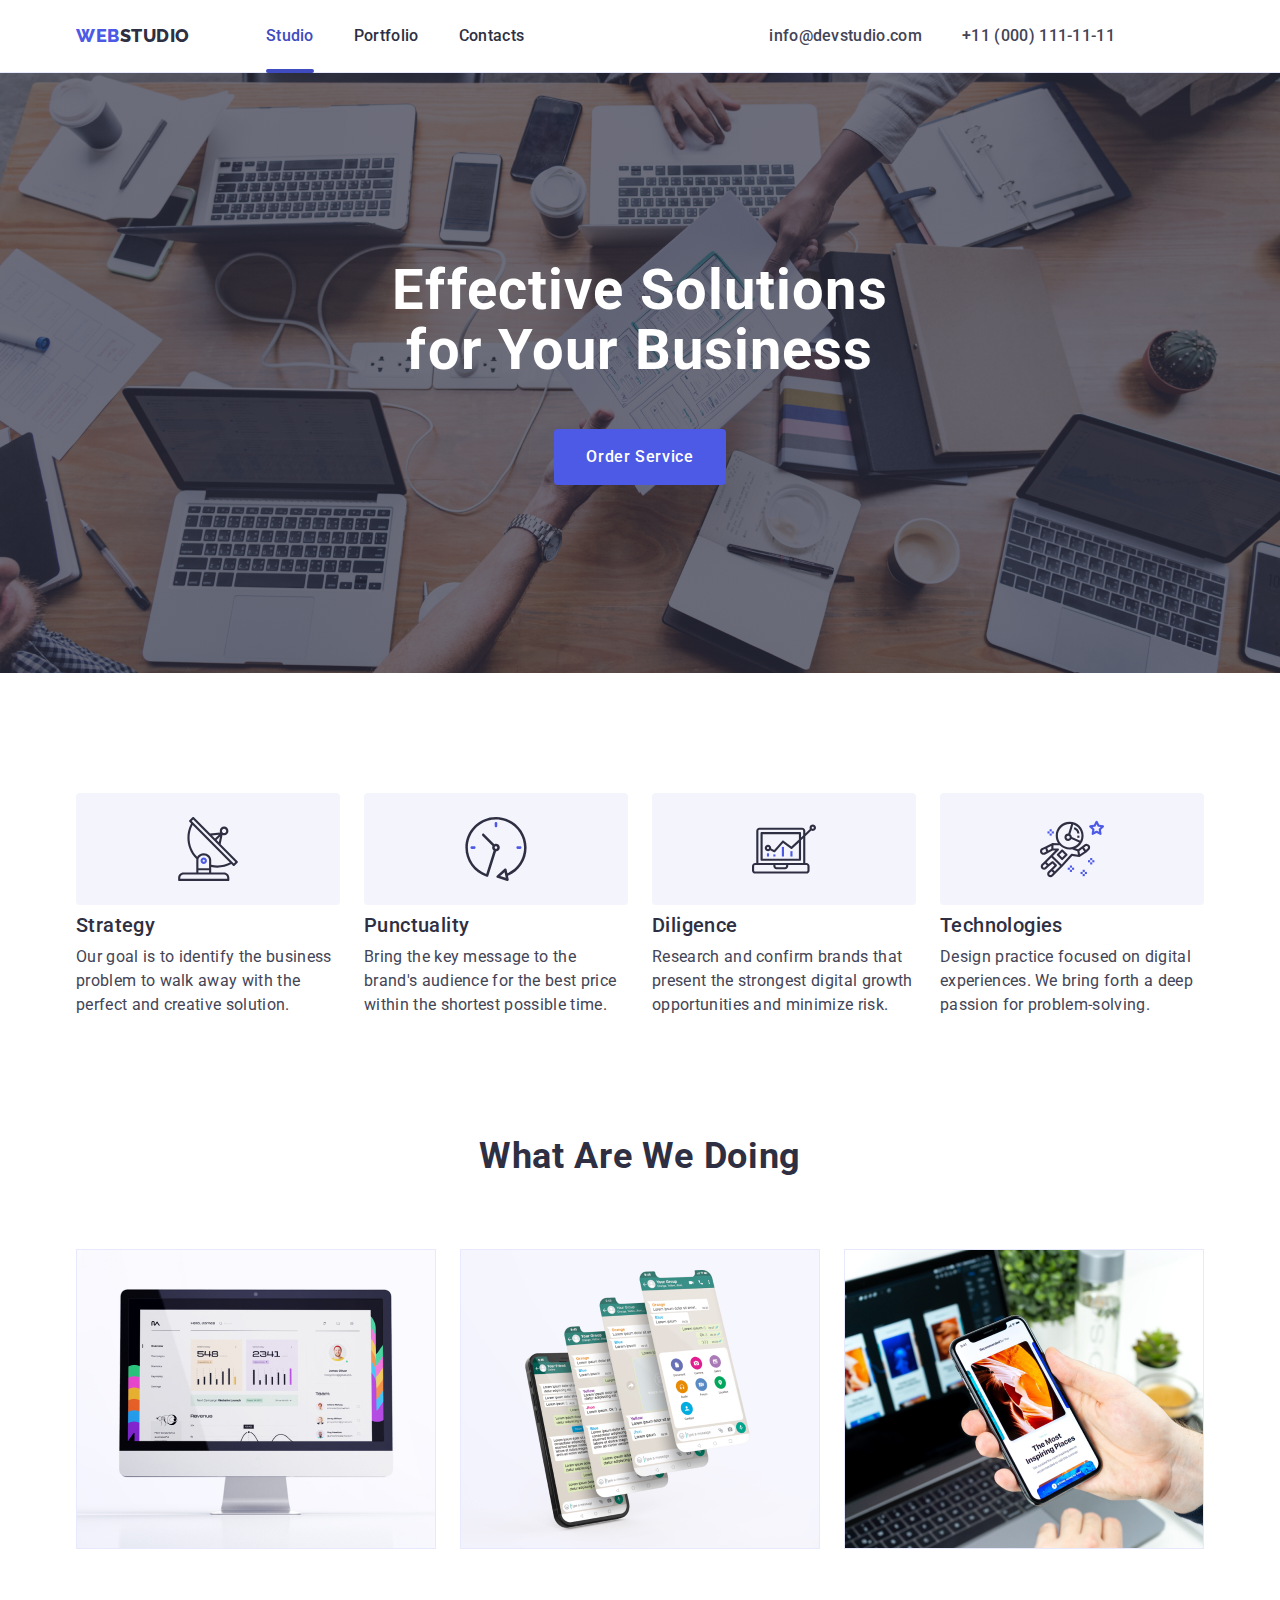
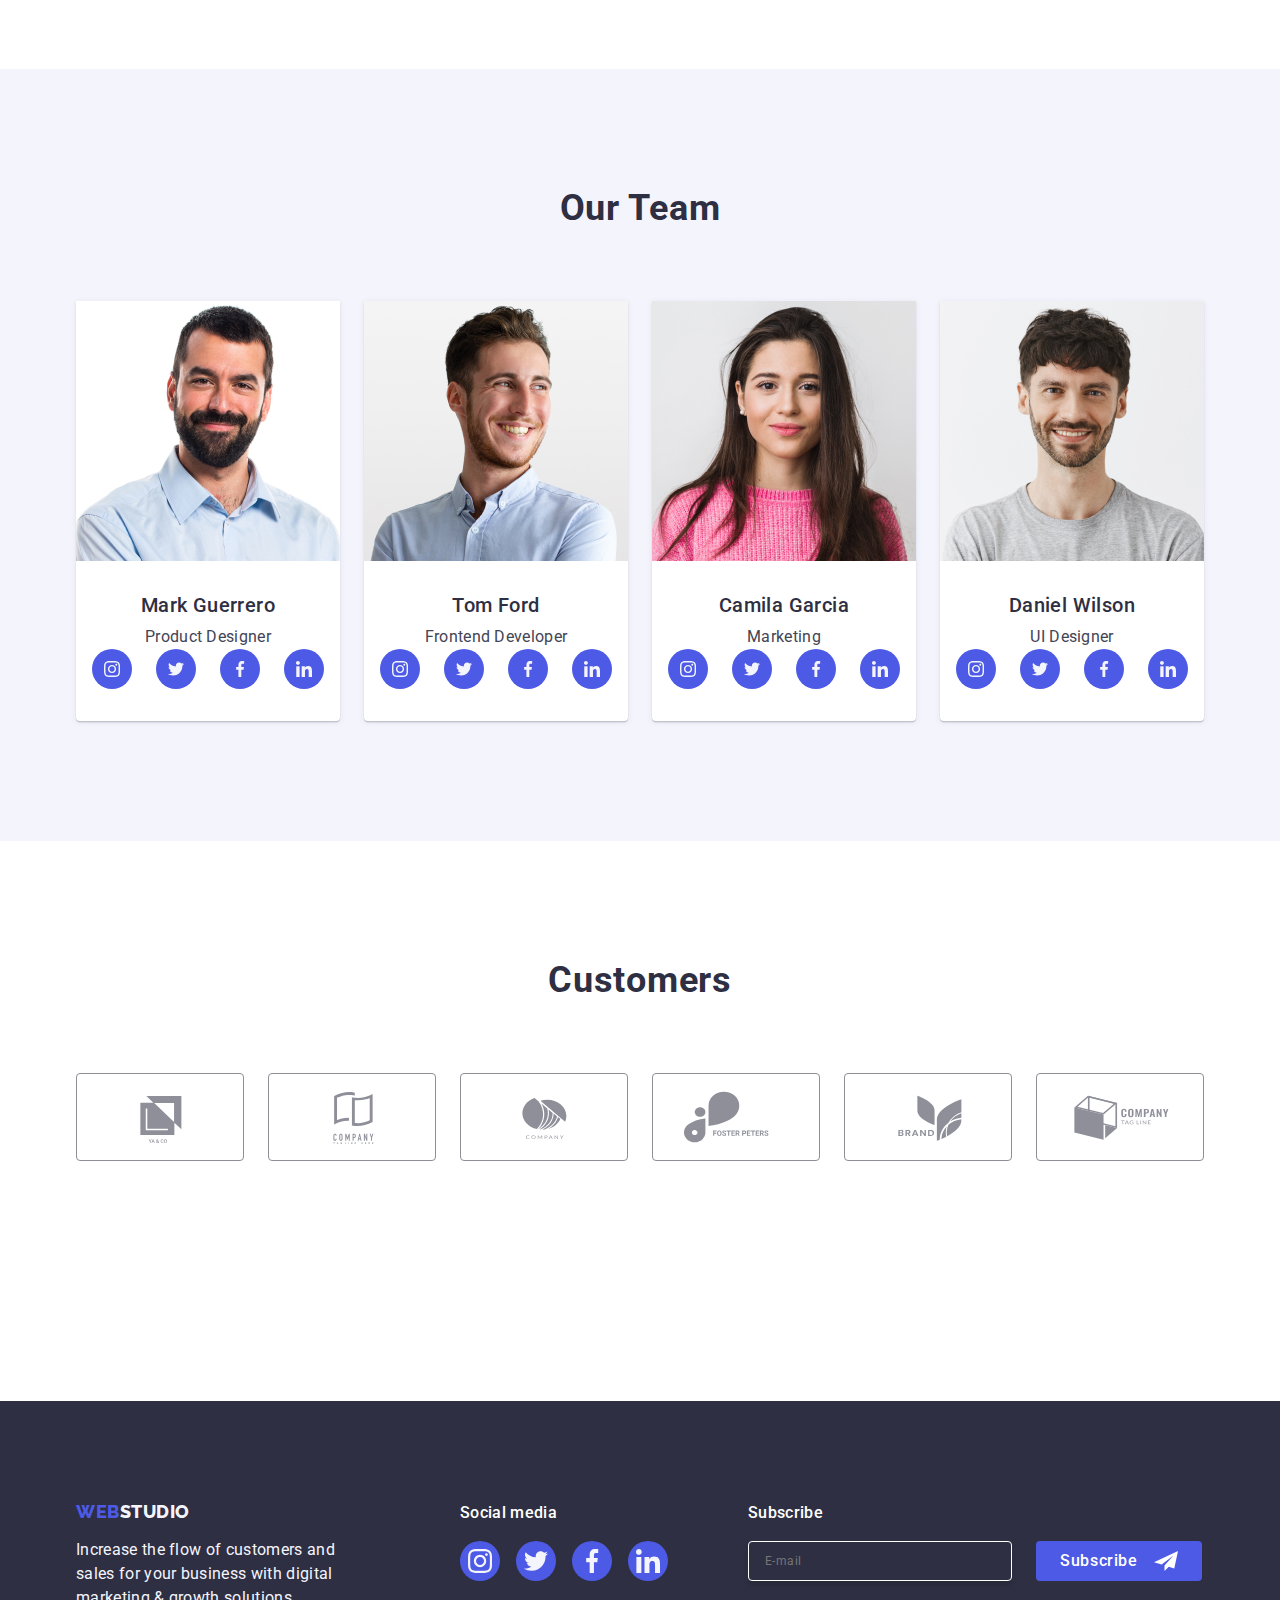
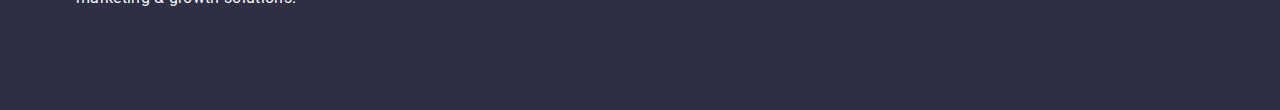
<file: index.html>
<!DOCTYPE html>
<html lang="en">
  <head>
    <meta charset="UTF-8" />
    <meta name="viewport" content="width=device-width, initial-scale=1.0" />
    <link rel="stylesheet" href="./css/modern-normalize.min.css" />
    <link rel="stylesheet" href="./css/styles.css" />
    <link rel="preconnect" href="https://fonts.googleapis.com" />
    <link rel="preconnect" href="https://fonts.gstatic.com" crossorigin />
    <link
      href="https://fonts.googleapis.com/css2?family=Raleway:wght@700;800&family=Roboto:wght@400;500;700;900&display=swap"
      rel="stylesheet"
    />
    <title>goit-markup-hw-02</title>
  </head>
  <body>
    <header class="header">
      <div class="nav-bar container">
        <nav class="nav-bar-container">
          <a href="./index.html" class="logo link"
            >Web<span class="second-word">Studio</span></a
          >
          <ul class="list nav-links">
            <li class="menu-links">
              <a href="./index.html" class="list-link link underline-link"
                >Studio</a
              >
            </li>
            <li class="menu-links">
              <a href="./portfolio.html" class="list-link link">Portfolio</a>
            </li>
            <li class="menu-links">
              <a href="" class="list-link link">Contacts</a>
            </li>
          </ul>
        </nav>
        <address class="contact">
          <ul class="list nav-links">
            <li class="menu-links">
              <a
                href="mailto:info@devstudio.com"
                class="contact-link link list-link"
                >info@devstudio.com</a
              >
            </li>
            <li class="menu-links">
              <a href="tel:+110001111111" class="contact-link link list-link"
                >+11 (000) 111-11-11</a
              >
            </li>
          </ul>
        </address>
      </div>
    </header>
    <main>
      <section class="primary-section section">
        <div class="container">
          <h1 class="primary-title">Effective Solutions for Your Business</h1>
          <button type="button" class="hero-button" data-modal-open="">
            Order Service
          </button>
        </div>
      </section>
      <section class="section second-section">
        <div class="container">
          <h2 class="visually-hidden sub-title">Title</h2>

          <ul class="list first-list">
            <li class="section-container">
              <div class="inline-icons">
                <svg class="icons-container" width="64" height="64">
                  <use class="icons" href="./images/icons.svg#antene"></use>
                </svg>
              </div>
              <h3 class="sub-title">Strategy</h3>
              <p class="sub-text">
                Our goal is to identify the business problem to walk away with
                the perfect and creative solution.
              </p>
            </li>
            <li class="section-container">
              <div class="inline-icons">
                <svg class="icons-container" width="64" height="64">
                  <use class="icons" href="./images/icons.svg#clock"></use>
                </svg>
              </div>
              <h3 class="sub-title">Punctuality</h3>
              <p class="sub-text">
                Bring the key message to the brand's audience for the best price
                within the shortest possible time.
              </p>
            </li>
            <li class="section-container">
              <div class="inline-icons">
                <svg class="icons-container" width="64" height="64">
                  <use class="icons" href="./images/icons.svg#diagrame"></use>
                </svg>
              </div>
              <h3 class="sub-title">Diligence</h3>
              <p class="sub-text">
                Research and confirm brands that present the strongest digital
                growth opportunities and minimize risk.
              </p>
            </li>
            <li class="section-container">
              <div class="inline-icons">
                <svg class="icons-container" width="64" height="64">
                  <use class="icons" href="./images/icons.svg#astronaut"></use>
                </svg>
              </div>
              <h3 class="sub-title">Technologies</h3>
              <p class="sub-text">
                Design practice focused on digital experiences. We bring forth a
                deep passion for problem-solving.
              </p>
            </li>
          </ul>
        </div>
      </section>
      <section class="images-section section">
        <div class="container">
          <h2 class="section-title">What are we doing</h2>
          <ul class="images-list list">
            <li class="section-image">
              <img
                src="./images/services-image1.jpg"
                alt="Code writting"
                width="360"
                height="300"
              />
            </li>
            <li class="section-image">
              <img
                src="./images/services-image2.jpg"
                alt="mobile design"
                width="360"
                height="300"
              />
            </li>
            <li class="section-image">
              <img
                src="./images/services-image3.jpg"
                alt="color design"
                width="360"
                height="300"
              />
            </li>
          </ul>
        </div>
      </section>
      <section class="section team-section">
        <div class="container">
          <h2 class="section-title team-title">Our Team</h2>
          <ul class="team-list list">
            <li class="team-member">
              <img
                src="./images/team-image1.jpg"
                alt="team member"
                width="264"
              />
              <div class="team-member-info">
                <h3 class="team-member-name">Mark Guerrero</h3>
                <p class="team-member-function">Product Designer</p>
                <ul class="list social-media-container">
                  <li class="social-media-icon">
                    <a href="" class="social-media-link">
                      <svg class="social-media-svg" width="16" height="16">
                        <use href="./images/icons.svg#instagram"></use>
                      </svg>
                    </a>
                  </li>
                  <li class="social-media-icon">
                    <a href="" class="social-media-link">
                      <svg class="social-media-svg" width="16" height="16">
                        <use href="./images/icons.svg#twitter"></use>
                      </svg>
                    </a>
                  </li>
                  <li class="social-media-icon">
                    <a href="" class="social-media-link">
                      <svg class="social-media-svg" width="16" height="16">
                        <use href="./images/icons.svg#facebook"></use>
                      </svg>
                    </a>
                  </li>
                  <li class="social-media-icon">
                    <a href="" class="social-media-link">
                      <svg class="social-media-svg" width="16" height="16">
                        <use href="./images/icons.svg#linked-in"></use>
                      </svg>
                    </a>
                  </li>
                </ul>
              </div>
            </li>
            <li class="team-member">
              <img
                src="./images/team-image2.jpg"
                alt="team member"
                width="264"
              />
              <div class="team-member-info">
                <h3 class="team-member-name">Tom Ford</h3>
                <p class="team-member-function">Frontend Developer</p>
                <ul class="list social-media-container">
                  <li class="social-media-icon">
                    <a href="" class="social-media-link">
                      <svg class="social-media-svg" width="16" height="16">
                        <use href="./images/icons.svg#instagram"></use>
                      </svg>
                    </a>
                  </li>
                  <li class="social-media-icon">
                    <a href="" class="social-media-link">
                      <svg class="social-media-svg" width="16" height="16">
                        <use href="./images/icons.svg#twitter"></use>
                      </svg>
                    </a>
                  </li>
                  <li class="social-media-icon">
                    <a href="" class="social-media-link">
                      <svg class="social-media-svg" width="16" height="16">
                        <use href="./images/icons.svg#facebook"></use>
                      </svg>
                    </a>
                  </li>
                  <li class="social-media-icon">
                    <a href="" class="social-media-link">
                      <svg class="social-media-svg" width="16" height="16">
                        <use href="./images/icons.svg#linked-in"></use>
                      </svg>
                    </a>
                  </li>
                </ul>
              </div>
            </li>
            <li class="team-member">
              <img
                src="./images/team-image3.jpg"
                alt="team member"
                width="264"
              />
              <div class="team-member-info">
                <h3 class="team-member-name">Camila Garcia</h3>
                <p class="team-member-function">Marketing</p>
                <ul class="list social-media-container">
                  <li class="social-media-icon">
                    <a href="" class="social-media-link">
                      <svg class="social-media-svg" width="16" height="16">
                        <use href="./images/icons.svg#instagram"></use>
                      </svg>
                    </a>
                  </li>
                  <li class="social-media-icon">
                    <a href="" class="social-media-link">
                      <svg class="social-media-svg" width="16" height="16">
                        <use href="./images/icons.svg#twitter"></use>
                      </svg>
                    </a>
                  </li>
                  <li class="social-media-icon">
                    <a href="" class="social-media-link">
                      <svg class="social-media-svg" width="16" height="16">
                        <use href="./images/icons.svg#facebook"></use>
                      </svg>
                    </a>
                  </li>
                  <li class="social-media-icon">
                    <a href="" class="social-media-link">
                      <svg class="social-media-svg" width="16" height="16">
                        <use href="./images/icons.svg#linked-in"></use>
                      </svg>
                    </a>
                  </li>
                </ul>
              </div>
            </li>
            <li class="team-member">
              <img
                src="./images/team-image4.jpg"
                alt="team member"
                width="264"
              />
              <div class="team-member-info">
                <h3 class="team-member-name">Daniel Wilson</h3>
                <p class="team-member-function">UI Designer</p>
                <ul class="list social-media-container">
                  <li class="social-media-icon">
                    <a href="" class="social-media-link">
                      <svg class="social-media-svg" width="16" height="16">
                        <use href="./images/icons.svg#instagram"></use>
                      </svg>
                    </a>
                  </li>
                  <li class="social-media-icon">
                    <a href="" class="social-media-link">
                      <svg class="social-media-svg" width="16" height="16">
                        <use href="./images/icons.svg#twitter"></use>
                      </svg>
                    </a>
                  </li>
                  <li class="social-media-icon">
                    <a href="" class="social-media-link">
                      <svg class="social-media-svg" width="16" height="16">
                        <use href="./images/icons.svg#facebook"></use>
                      </svg>
                    </a>
                  </li>
                  <li class="social-media-icon">
                    <a href="" class="social-media-link">
                      <svg class="social-media-svg" width="16" height="16">
                        <use href="./images/icons.svg#linked-in"></use>
                      </svg>
                    </a>
                  </li>
                </ul>
              </div>
            </li>
          </ul>
        </div>
      </section>
      <section class="customers-section">
        <div class="container">
          <h2 class="clients-title">Customers</h2>
          <ul class="list customers-container">
            <li class="customers-list">
              <a href="" class="customer-link">
                <svg class="clients-svg" width="104" height="56">
                  <use
                    class="client-icon"
                    href="./images/icons.svg#client-1"
                  ></use>
                </svg>
              </a>
            </li>
            <li class="customers-list">
              <a href="" class="customer-link">
                <svg class="clients-svg" width="104" height="56">
                  <use
                    class="client-icon"
                    href="./images/icons.svg#client-2"
                  ></use>
                </svg>
              </a>
            </li>
            <li class="customers-list">
              <a href="" class="customer-link">
                <svg class="clients-svg" width="104" height="56">
                  <use
                    class="client-icon"
                    href="./images/icons.svg#client-3"
                  ></use>
                </svg>
              </a>
            </li>
            <li class="customers-list">
              <a href="" class="customer-link">
                <svg class="clients-svg" width="104" height="56">
                  <use
                    class="client-icon"
                    href="./images/icons.svg#client-4"
                  ></use>
                </svg>
              </a>
            </li>
            <li class="customers-list">
              <a href="" class="customer-link">
                <svg class="clients-svg" width="104" height="56">
                  <use
                    class="client-icon"
                    href="./images/icons.svg#client-5"
                  ></use>
                </svg>
              </a>
            </li>
            <li class="customers-list">
              <a href="" class="customer-link">
                <svg class="clients-svg" width="104" height="56">
                  <use
                    class="client-icon"
                    href="./images/icons.svg#client-6"
                  ></use>
                </svg>
              </a>
            </li>
          </ul>
        </div>
      </section>
    </main>
    <footer class="footer-content">
      <div class="footer-container container">
        <div class="footer-logo-container">
          <a href="./index.html" class="footer-logo logo link"
            >Web<span class="span">Studio</span></a
          >
          <p class="footer-text">
            Increase the flow of customers and sales for your business with
            digital marketing & growth solutions.
          </p>
        </div>
        <div class="footer-social-media.container">
          <p class="social-media-text">Social media</p>
          <ul class="list footer-social-media-container">
            <li class="social-media-icon">
              <a href="" class="social-media-link footer-link-hover">
                <svg class="social-media-svg" width="24" height="24">
                  <use href="./images/icons.svg#instagram"></use>
                </svg>
              </a>
            </li>
            <li class="social-media-icon">
              <a href="" class="social-media-link footer-link-hover">
                <svg class="social-media-svg" width="24" height="24">
                  <use href="./images/icons.svg#twitter"></use>
                </svg>
              </a>
            </li>
            <li class="social-media-icon">
              <a href="" class="social-media-link footer-link-hover">
                <svg class="social-media-svg" width="24" height="24">
                  <use href="./images/icons.svg#facebook"></use>
                </svg>
              </a>
            </li>
            <li class="social-media-icon">
              <a href="" class="social-media-link footer-link-hover">
                <svg class="social-media-svg" width="24" height="24">
                  <use href="./images/icons.svg#linked-in"></use>
                </svg>
              </a>
            </li>
          </ul>
        </div>
        <div class="subscribe-form">
          <p class="social-media-text">Subscribe</p>
          <form class="footer-form">
            <label class="form-label">
              <input
                type="email"
                name="email"
                id="e-mail"
                class="email-form"
                placeholder="E-mail"
              />
            </label>
            <button type="submit" class="submit-button social-media-text">
              Subscribe
              <svg width="24" height="24" class="subscribe-icon">
                <use href="./images/icons.svg#icon-Frame"></use>
              </svg>
            </button>
          </form>
        </div>
      </div>
    </footer>
    <div class="modal-window is-hidden" data-modal>
      <div class="modal-window-container">
        <button type="button" class="modal-window-button" data-modal-close="">
          <svg width="8" height="8" class="icon-close">
            <use href="./images/icons.svg#icon-close" class="close-icon"></use>
          </svg>
        </button>
        <p class="form-title">Leave your contacts and we will call you back</p>
        <form>
          <div class="modal-window-form-container">
            <label for="user-name" class="label-text">Name</label>
            <div class="input-container">
              <input
                type="text"
                name="user-name"
                id="user-name"
                class="input"
              />
              <svg width="18" height="24" class="form-icon">
                <use href="./images/icons.svg#person-icon"></use>
              </svg>
            </div>
          </div>
          <div class="modal-window-form-container">
            <label for="user-name" class="label-text">Phone</label>
            <div class="input-container">
              <input
                type="number"
                name="phone-number"
                id="phone-number"
                class="input"
              />
              <svg width="18" height="24" class="form-icon">
                <use href="./images/icons.svg#phone-icon"></use>
              </svg>
            </div>
          </div>
          <div class="modal-window-form-container">
            <label for="user-name" class="label-text">Email</label>
            <div class="input-container">
              <input type="email" name="email" id="email" class="input" />
              <svg width="18" height="24" class="form-icon">
                <use href="./images/icons.svg#email-icon"></use>
              </svg>
            </div>
          </div>

          <div class="comment-container">
            <label for="user-comment" class="label-text">Comment</label>
            <textarea
              name="user-comment"
              placeholder="Text input"
              class="textarea"
              id="user-comment"
            ></textarea>
          </div>

          <div class="check-box-container">
            <input
              type="checkbox"
              name="user-privacy"
              id="user-privacy"
              value="true"
              class="checkbox-input visually-hidden"
            />
            <label for="user-privacy" class="user-privacy-text">
              <span class="label-span">
                <svg width="10" height="8" class="checkbox-icon">
                  <use href="./images/icons.svg#checked-icon"></use>
                </svg> </span
              >I accept the terms and conditions of the
              <a href="" class="privacy-link">Privacy Policy</a>
            </label>
          </div>
          <button class="form-button">Send</button>
        </form>
      </div>
    </div>
    <script src="./js/modal.js"></script>
  </body>
</html>
</file>
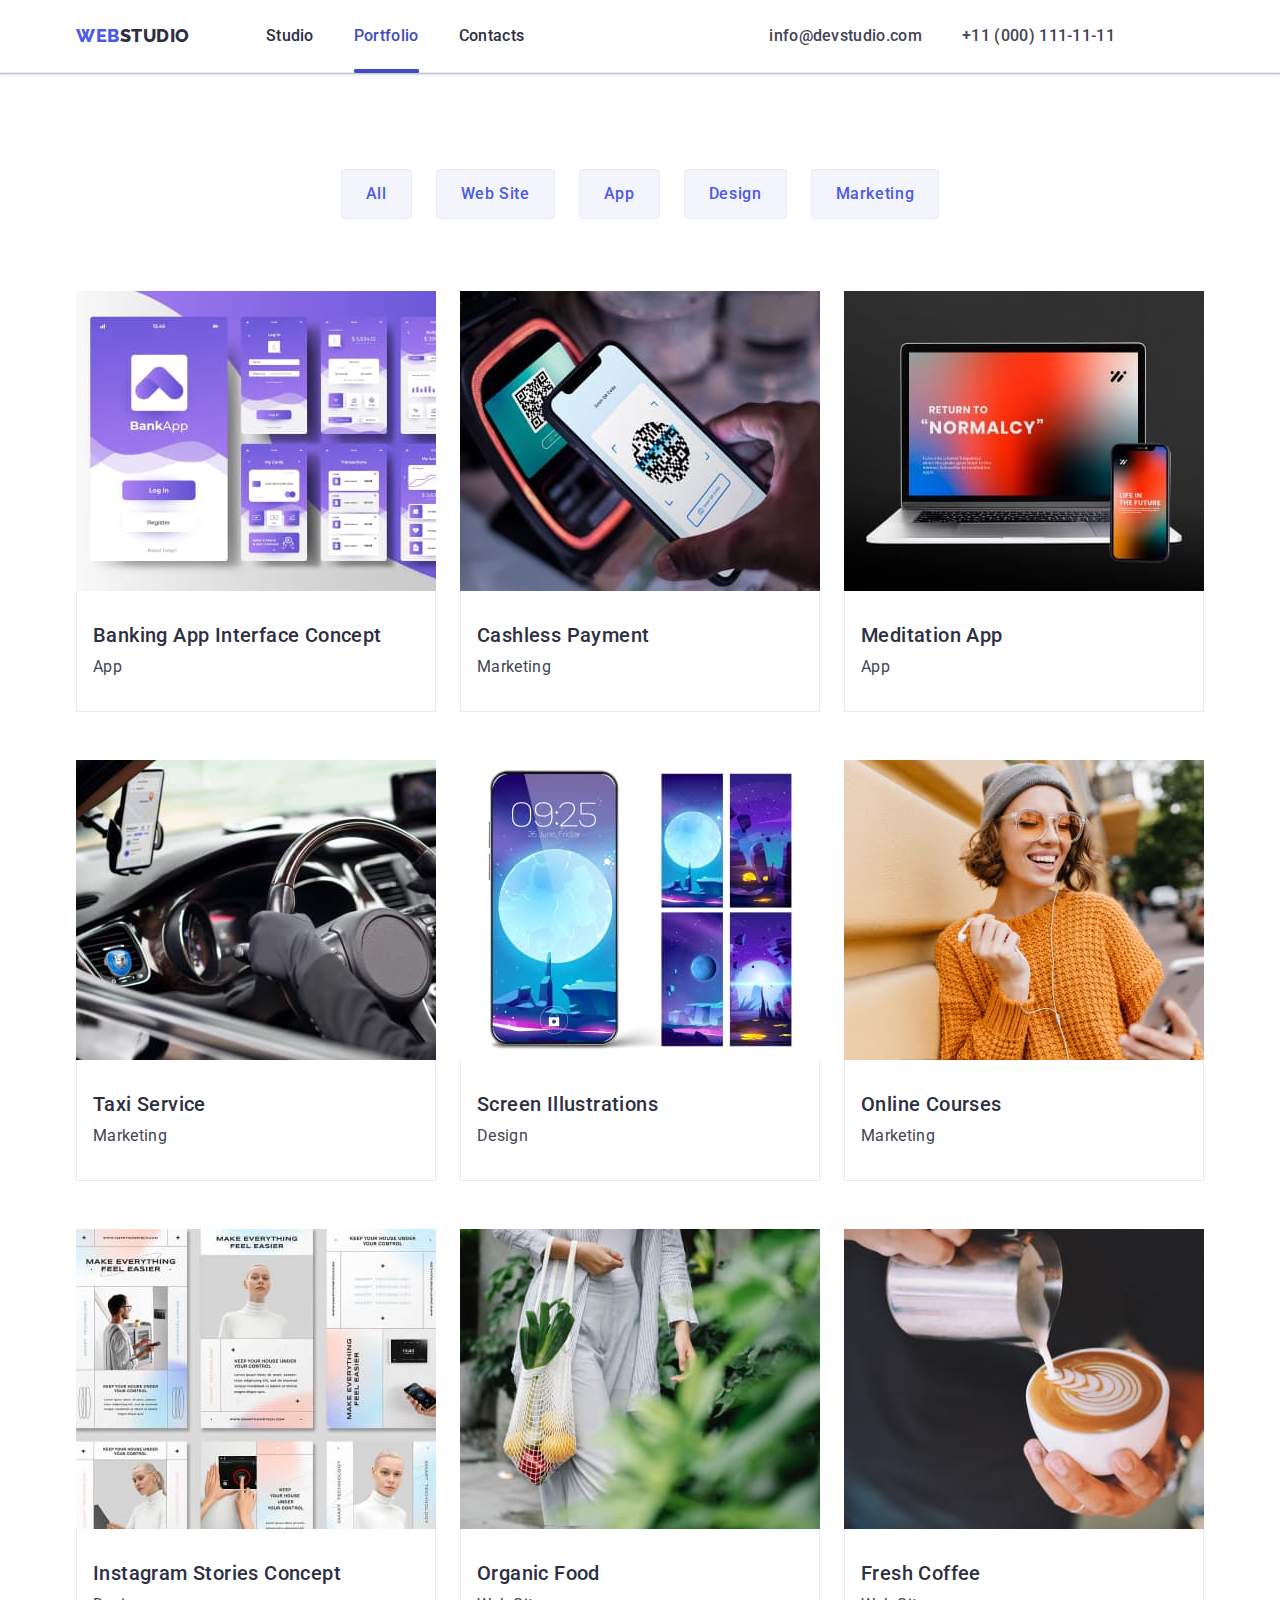
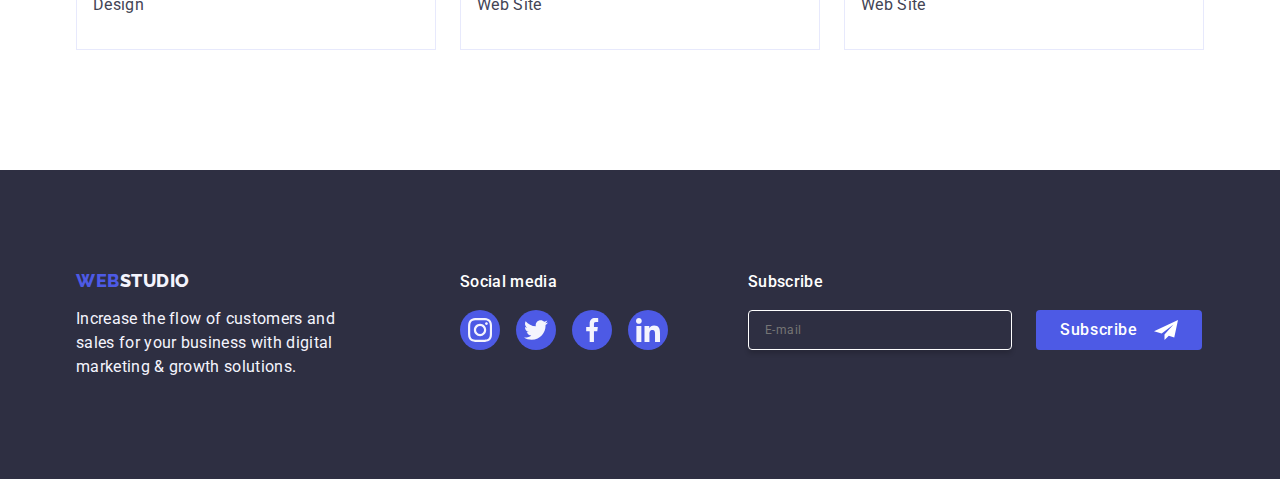
<file: portfolio.html>
<!DOCTYPE html>
<html lang="en">
  <head>
    <meta charset="UTF-8" />
    <meta name="viewport" content="width=device-width, initial-scale=1.0" />
    <link rel="stylesheet" href="./css/modern-normalize.min.css" />
    <link rel="stylesheet" href="./css/styles.css" />
    <link rel="preconnect" href="https://fonts.googleapis.com" />
    <link rel="preconnect" href="https://fonts.gstatic.com" crossorigin />
    <link
      href="https://fonts.googleapis.com/css2?family=Raleway:wght@700;800&family=Roboto:wght@400;500;700;900&display=swap"
      rel="stylesheet"
    />

    <title>goit-markup-hw-02</title>
  </head>
  <body>
    <header class="header">
      <div class="nav-bar container">
        <nav class="nav-bar-container">
          <a href="./index.html" class="logo link"
            >Web<span class="second-word">Studio</span></a
          >
          <ul class="list nav-links">
            <li class="menu-links">
              <a href="./index.html" class="list-link link">Studio</a>
            </li>
            <li class="menu-links underline-link">
              <a href="./portfolio.html" class="list-link link underline-link"
                >Portfolio</a
              >
            </li>
            <li class="menu-links">
              <a href="" class="list-link link">Contacts</a>
            </li>
          </ul>
        </nav>
        <address class="contact">
          <ul class="list nav-links">
            <li class="menu-links">
              <a
                href="mailto:info@devstudio.com"
                class="contact-link link list-link"
                >info@devstudio.com</a
              >
            </li>
            <li class="menu-links">
              <a href="tel:+110001111111" class="contact-link link list-link"
                >+11 (000) 111-11-11</a
              >
            </li>
          </ul>
        </address>
      </div>
    </header>
    <main>
      <section class="portfolio-section">
        <div class="container portfolio-container">
          <h1 class="visually-hidden">Portfolio</h1>
          <ul class="navigation-buttons list">
            <li><button type="button" class="button">All</button></li>
            <li><button type="button" class="button">Web Site</button></li>
            <li><button type="button" class="button">App</button></li>
            <li><button type="button" class="button">Design</button></li>
            <li><button type="button" class="button">Marketing</button></li>
          </ul>
          <ul class="list portfolio-list">
            <li class="portfolio-content">
              <a href="www." class="link portfolio-links">
                <div class="transition-image">
                  <img
                    src="./images/portofolio-img1.jpg"
                    alt="banking app interface"
                    width="360"
                    height="300"
                  />
                  <p class="text">
                    14 Stylish and User-Friendly App Design Concepts · Task
                    Manager App · Calorie Tracker App · Exotic Fruit Ecommerce
                    App · Cloud Storage App
                  </p>
                </div>
                <div class="portfolio-title-container">
                  <h2 class="portfolio-title">Banking App Interface Concept</h2>
                  <p class="portfolio-text">App</p>
                </div>
              </a>
            </li>
            <li class="portfolio-content">
              <a href="www." class="link portfolio-links">
                <div class="transition-image">
                  <img
                    src="./images/portofolio-img2.jpg"
                    alt="cashless payment"
                    width="360"
                    height="300"
                  />
                  <p class="text">
                    14 Stylish and User-Friendly App Design Concepts · Task
                    Manager App · Calorie Tracker App · Exotic Fruit Ecommerce
                    App · Cloud Storage App
                  </p>
                </div>
                <div class="portfolio-title-container">
                  <h2 class="portfolio-title">Cashless Payment</h2>
                  <p class="portfolio-text">Marketing</p>
                </div>
              </a>
            </li>
            <li class="portfolio-content">
              <a href="www." class="link portfolio-links">
                <div class="transition-image">
                  <img
                    src="./images/portofolio-img3.jpg"
                    alt="meditation app"
                    width="360"
                    height="300"
                  />
                  <p class="text">
                    14 Stylish and User-Friendly App Design Concepts · Task
                    Manager App · Calorie Tracker App · Exotic Fruit Ecommerce
                    App · Cloud Storage App
                  </p>
                </div>
                <div class="portfolio-title-container">
                  <h2 class="portfolio-title">Meditation App</h2>
                  <p class="portfolio-text">App</p>
                </div>
              </a>
            </li>

            <li class="portfolio-content">
              <a href="www." class="link portfolio-links">
                <div class="transition-image">
                  <img
                    src="./images/portofolio-img4.jpg"
                    alt="taxi services"
                    width="360"
                    height="300"
                  />
                  <p class="text">
                    14 Stylish and User-Friendly App Design Concepts · Task
                    Manager App · Calorie Tracker App · Exotic Fruit Ecommerce
                    App · Cloud Storage App
                  </p>
                </div>
                <div class="portfolio-title-container">
                  <h2 class="portfolio-title">Taxi Service</h2>
                  <p class="portfolio-text">Marketing</p>
                </div>
              </a>
            </li>
            <li class="portfolio-content">
              <a href="www." class="link portfolio-links">
                <div class="transition-image">
                  <img
                    src="./images/portofolio-img5.jpg"
                    alt="screen ilustration"
                    width="360"
                    height="300"
                  />
                  <p class="text">
                    14 Stylish and User-Friendly App Design Concepts · Task
                    Manager App · Calorie Tracker App · Exotic Fruit Ecommerce
                    App · Cloud Storage App
                  </p>
                </div>
                <div class="portfolio-title-container">
                  <h2 class="portfolio-title">Screen Illustrations</h2>
                  <p class="portfolio-text">Design</p>
                </div>
              </a>
            </li>
            <li class="portfolio-content">
              <a href="www." class="link portfolio-links">
                <div class="transition-image">
                  <img
                    src="./images/portofolio-img6.jpg"
                    alt="online courses"
                    width="360"
                    height="300"
                  />
                  <p class="text">
                    14 Stylish and User-Friendly App Design Concepts · Task
                    Manager App · Calorie Tracker App · Exotic Fruit Ecommerce
                    App · Cloud Storage App
                  </p>
                </div>
                <div class="portfolio-title-container">
                  <h2 class="portfolio-title">Online Courses</h2>
                  <p class="portfolio-text">Marketing</p>
                </div>
              </a>
            </li>
            <li class="portfolio-content">
              <a href="www." class="link portfolio-links">
                <div class="transition-image">
                  <img
                    src="./images/portofolio-img7.jpg"
                    alt="instagram stories"
                    width="360"
                    height="300"
                  />
                  <p class="text">
                    14 Stylish and User-Friendly App Design Concepts · Task
                    Manager App · Calorie Tracker App · Exotic Fruit Ecommerce
                    App · Cloud Storage App
                  </p>
                </div>
                <div class="portfolio-title-container">
                  <h2 class="portfolio-title">Instagram Stories Concept</h2>
                  <p class="portfolio-text">Design</p>
                </div>
              </a>
            </li>
            <li class="portfolio-content">
              <a href="www." class="link portfolio-links">
                <div class="transition-image">
                  <img
                    src="./images/portofolio-img8.jpg"
                    alt="organic food"
                    width="360"
                    height="300"
                  />
                  <p class="text">
                    14 Stylish and User-Friendly App Design Concepts · Task
                    Manager App · Calorie Tracker App · Exotic Fruit Ecommerce
                    App · Cloud Storage App
                  </p>
                </div>
                <div class="portfolio-title-container">
                  <h2 class="portfolio-title">Organic Food</h2>
                  <p class="portfolio-text">Web Site</p>
                </div>
              </a>
            </li>
            <li class="portfolio-content">
              <a href="" class="link portfolio-links">
                <div class="transition-image">
                  <img
                    src="./images/portofolio-img9.jpg"
                    alt="fresh coffe2"
                    width="360"
                    height="300"
                  />
                  <p class="text">
                    14 Stylish and User-Friendly App Design Concepts · Task
                    Manager App · Calorie Tracker App · Exotic Fruit Ecommerce
                    App · Cloud Storage App
                  </p>
                </div>
                <div class="portfolio-title-container">
                  <h2 class="portfolio-title">Fresh Coffee</h2>
                  <p class="portfolio-text">Web Site</p>
                </div>
              </a>
            </li>
          </ul>
        </div>
      </section>
    </main>
    <footer class="footer-content">
      <div class="footer-container container">
        <div class="footer-logo-container">
          <a href="./index.html" class="footer-logo logo link"
            >Web<span class="span">Studio</span></a
          >
          <p class="footer-text">
            Increase the flow of customers and sales for your business with
            digital marketing & growth solutions.
          </p>
        </div>
        <div class="footer-social-media.container">
          <p class="social-media-text">Social media</p>
          <ul class="list footer-social-media-container">
            <li class="social-media-icon">
              <a href="" class="social-media-link footer-link-hover">
                <svg class="social-media-svg" width="24" height="24">
                  <use href="./images/icons.svg#instagram"></use>
                </svg>
              </a>
            </li>
            <li class="social-media-icon">
              <a href="" class="social-media-link footer-link-hover">
                <svg class="social-media-svg" width="24" height="24">
                  <use href="./images/icons.svg#twitter"></use>
                </svg>
              </a>
            </li>
            <li class="social-media-icon">
              <a href="" class="social-media-link footer-link-hover">
                <svg class="social-media-svg" width="24" height="24">
                  <use href="./images/icons.svg#facebook"></use>
                </svg>
              </a>
            </li>
            <li class="social-media-icon">
              <a href="" class="social-media-link footer-link-hover">
                <svg class="social-media-svg" width="24" height="24">
                  <use href="./images/icons.svg#linked-in"></use>
                </svg>
              </a>
            </li>
          </ul>
        </div>
        <div class="subscribe-form">
          <p class="social-media-text">Subscribe</p>
          <form class="footer-form">
            <label class="form-label">
              <input
                type="email"
                name="email"
                id="email"
                class="email-form"
                placeholder="E-mail"
              />
            </label>
            <button type="submit" class="submit-button social-media-text">
              Subscribe
              <svg width="24" height="24" class="subscribe-icon">
                <use href="./images/icons.svg#icon-Frame"></use>
              </svg>
            </button>
          </form>
        </div>
      </div>
    </footer>
  </body>
</html>
</file>
<file: css/styles.css>
:root {
  --primary-brand: #4d5ae5;
  --pressed-state: #404bbf;
  --dark: #2e2f42;
  --succes: #31d0aa;
  --text: #434455;
  --subtle-text: #8e8f99;
  --accent: #e7e9fc;
  --modal-overlay: #f4f4fd;
  --hero-background: #2e2f42;
  --white-background: #2e2f42;
  --mmodal-background: #ffffff;
  --fs-small: 18px;
  --fs-body: 16px;
  --fs-title: 56px;
  --fs-h2: 36px;
  --fs-medoi: 20px;
  --fs-extra-small: 12px;
  --fw-blackt: 800;
  --fw-boldt: 700;
  --fw-normalt: 400;
  --fw-mediumt: 500;
  --grey: rgba(46, 47, 66, 0.7);
}
/* GENERAL STYLING */
*,
::before,
::after {
  box-sizing: border-box;
  margin: 0;
}

img {
  display: block;
}

.container {
  width: 1158px;
  margin: 0 auto;
  padding: 0 15px;
}

body {
  font-family: "Roboto", sans-serif;
  color: #434455;
  font-size: 16px;
  font-style: normal;
  font-weight: 400;
  line-height: 24px;
  letter-spacing: 0.02em;
  background: #ffffff;
}

/*modal-window*/
.modal-window {
  position: fixed;
  top: 0;
  left: 0;
  width: 100%;
  height: 100%;
  background-color: rgba(46, 47, 66, 0.4);
  transition: opacity 250ms cubic-bezier(0.4, 0, 0.2, 1),
    visibility 250ms cubic-bezier(0.4, 0, 0.2, 1);
}

.is-hidden {
  opacity: 0;
  visibility: hidden;
  pointer-events: none;
}

.modal-window-container {
  position: absolute;
  top: 50%;
  left: 50%;
  transform: translate(-50%, -50%);
  width: 408px;
  min-height: 584px;
  background-color: #fcfcfc;
  box-shadow: 0px 1px 1px rgba(0, 0, 0, 0.14), 0px 1px 3px rgba(0, 0, 0, 0.12),
    0px 2px 1px rgba(0, 0, 0, 0.2);
  border-radius: 4px;
  transition: transform 250ms cubic-bezier(0.4, 0, 0.2, 1);
  padding: 72px 24px 24px 24px;
}

.modal-window-button {
  position: absolute;
  top: 24px;
  right: 24px;
  width: 24px;
  height: 24px;
  border-radius: 50%;
  display: flex;
  justify-content: center;
  align-items: center;
  border: 1px solid rgba(0, 0, 0, 0.1);
  background-color: var(--accent, #e7e9fc);
  padding: 0;
  cursor: pointer;
  transition: background-color 250ms cubic-bezier(0.4, 0, 0.2, 1),
    border 250ms cubic-bezier(0.4, 0, 0.2, 1);
}

.modal-window-button:hover,
.modal-window-button:focus {
  background-color: #404bbf;
  border: none;
  fill: #ffffff;
}

.icon-close {
  transition: fill 250ms cubic-bezier(0.4, 0, 0.2, 1);
}

.form-title {
  font-weight: 500;
  font-size: 16px;
  line-height: 1.5em;
  text-align: center;
  letter-spacing: 0.02em;
  color: var(--dark, #2e2f42);
  margin-bottom: 16px;
}
.modal-window-form-container {
  margin-bottom: 8px;
}

.label-text {
  font-size: 12px;
  line-height: 1.17em;
  letter-spacing: 0.04em;
  color: var(--subtle-text, #8e8f99);
  display: block;
  margin-bottom: 4px;
}
.input-container {
  position: relative;
}

.input:focus {
  border-color: var(--primary-brand, #4d5ae5);
}

.input {
  width: 100%;
  height: 40px;
  border: 1px solid rgba(46, 47, 66, 0.4);
  border-radius: 4px;
  background-color: transparent;
  padding-left: 38px;
  outline: transparent;
  transition: border-color 250ms cubic-bezier(0.4, 0, 0.2, 1);
}
.form-icon {
  position: absolute;
  left: 16px;
  top: 50%;
  transform: translateY(-50%);
  transition: fill 250ms cubic-bezier(0.4, 0, 0.2, 1);
}

.input:focus + .form-icon {
  fill: var(--primary-brand, #4d5ae5);
}

.comment-container {
  margin-bottom: 16px;
}

.textarea {
  width: 100%;
  height: 120px;
  font-size: 12px;
  line-height: 1.17em;
  letter-spacing: 0.04em;
  color: rgba(46, 47, 66, 0.4);
  border-radius: 4px;
  background-color: transparent;
  padding: 8px 16px;
  outline: transparent;
  resize: none;
  transition: border-color 250ms cubic-bezier(0.4, 0, 0.2, 1);
  border: 1px solid rgba(46, 47, 66, 0.4);
}

.textarea:focus {
  border-color: var(--primary-brand, #4d5ae5);
}

.check-box-container {
  margin-bottom: 24px;
}
.user-privacy-text {
  font-size: 12px;
  line-height: 1.17em;
  letter-spacing: 0.04em;
  color: var(--subtle-text, #8e8f99);
  display: block;
}
.label-span {
  width: 16px;
  height: 16px;
  border: 1px solid rgba(46, 47, 66, 0.4);
  border-radius: 2px;
  transition: background-color 250ms cubic-bezier(0.4, 0, 0.2, 1),
    border 250ms cubic-bezier(0.4, 0, 0.2, 1),
    fill 250ms cubic-bezier(0.4, 0, 0.2, 1);
  display: inline-flex;
  align-items: center;
  justify-content: center;
  fill: transparent;
  margin-right: 8px;
}

.checkbox-input:checked + .user-privacy-text span:first-child {
  background-color: var(--pressed-state, #404bbf);
  border: none;
  fill: var(--modal-overlay, #f4f4f4);
}

.privacy-link {
  color: var(--primary-brand, #4d5ae5);
}

.form-button {
  font-family: "Roboto", sans-serif;
  font-weight: 500;
  font-size: 16px;
  line-height: 1.5em;
  letter-spacing: 0.04em;
  color: #fff;
  cursor: pointer;
  padding: 16px 32px;
  border-radius: 4px;
  background: var(--primary-brand, #4d5ae5);
  min-width: 169px;
  height: 56px;
  display: block;
  margin: auto;
  border: none;
  transition: background-color 250ms cubic-bezier(0.4, 0, 0.2, 1);
}

.form-button:hover,
.form-button:focus {
  background-color: #404bbf;
}
/* HEADER */

.logo {
  font-family: "Raleway", sans-serif;
  font-size: 18px;
  font-style: normal;
  font-weight: 800;
  line-height: 1.17em;
  letter-spacing: 0.03em;
  text-decoration: none;
  text-transform: uppercase;
  color: #4d5ae5;
  margin-right: 76px;
}

.second-word {
  color: #2e2f42;
}

.list-link {
  color: #2e2f42;
  text-decoration: none;
  font-size: 16px;
  font-weight: 500;
  line-height: 1.5em;
  transition: color 250ms cubic-bezier(0.4, 0, 0.2, 1);
}

.underline-link::after {
  content: "";
  width: 100%;
  height: 4px;
  border-radius: 2px;
  background: var(--OCEAN, #404bbf);
  position: absolute;
  bottom: -1px;
  left: 0;
}

.underline-link {
  position: relative;
  color: #404bbf;
}

.list-link:hover,
.list-link:focus {
  color: #404bbf;
}

.contact {
  font-style: normal;
}

.contact-link {
  color: #434455;
  font-size: 16px;
  font-weight: 500;
  line-height: 1.5em;
  transition: color 250ms cubic-bezier(0.4, 0, 0.2, 1);
}
.contact-link:hover,
.contact-link:focus {
  color: #404bbf;
}

.header {
  border-bottom: 1px solid #e7e9fc;
  box-shadow: 0px 2px 1px rgba(46, 47, 66, 0.08),
    0px 1px 1px rgba(46, 47, 66, 0.16), 0px 1px 6px rgba(46, 47, 66, 0.08);
  max-width: 1440px;
  margin: 0 auto;
}
.nav-bar {
  display: flex;
}

.nav-bar-container {
  display: flex;
  align-items: center;
}

.nav-links {
  display: flex;
  gap: 40px;
}

.list-link {
  padding: 24px 0;
  display: inline-block;
}

.contact .nav-links {
  margin-left: 245px;
}

/* END HEADER */

/* MAIN */
/* HERO SECTION */

.primary-section {
  background: linear-gradient(
      var(--grey, rgba(46, 47, 66, 0.7)),
      var(--grey, rgba(46, 47, 66, 0.7))
    ),
    url(../images/backgroud-image.jpg);
  max-width: 1440px;
  background-size: cover;
  background-repeat: no-repeat;
  background-position: center;
  text-align: center;
  height: 600px;
  padding: 188px 0;
  flex-shrink: 0;
  margin: 0 auto;
}
.primary-title {
  letter-spacing: 0.02em;
  font-size: 56px;
  line-height: 1.07em;
  color: #ffffff;
  max-width: 496px;
  margin: 0 auto;
  margin-bottom: 48px;
}
.hero-button {
  font-family: "Roboto", sans-serif;
  font-weight: 500;
  font-size: 16px;
  line-height: 1.5em;
  letter-spacing: 0.04em;
  color: #fff;
  cursor: pointer;
  padding: 16px 32px;
  border-radius: 4px;
  background: var(--primary-brand, #4d5ae5);
  min-width: 169px;
  height: 56px;
  display: block;
  margin: auto;
  border: none;
  transition: background-color 250ms cubic-bezier(0.4, 0, 0.2, 1);
}
.hero-button:hover,
.hero-button:focus {
  background-color: #404bbf;
}

/* END OF HERO SECTION */

/* SECTIONS TITLES AND SUBTITLES */

.section-title {
  letter-spacing: 0.02em;
  text-align: center;
  text-transform: capitalize;
  font-size: 36px;
  line-height: 1.11em;
  color: #2e2f42;
  margin-bottom: 72px;
}

.sub-title {
  letter-spacing: 0.02em;
  font-weight: 500;
  font-size: 20px;
  line-height: 1.2em;
  color: #2e2f42;
  margin-bottom: 8px;
}

.sub-text {
  font-size: 16px;
  line-height: 1.5em;
  color: #434455;
  letter-spacing: 0.02em;
}

/* WHAT ARE WE DOING SECTION */
.inline-icons {
  display: flex;
  gap: 24px;
  align-items: center;
  justify-content: center;
  height: 112px;
  background-color: #f4f4fd;
  border-radius: 4px;
  margin-bottom: 8px;
}

.first-list {
  display: flex;
  gap: 24px;
  width: 100%;
}

/* LINKS */

.link {
  text-decoration: none;
}

.list {
  list-style: none; /* ALL LISTS STYLING */
  padding: 0;
}
/* SECTIONS */

.second-section {
  padding: 120px 0;
}

/* H2 TITTLE HIDDEN */

.visually-hidden {
  position: absolute;
  width: 1px;
  height: 1px;
  margin: -1px;
  border: 0;
  padding: 0;

  white-space: nowrap;
  clip-path: inset(100%);
  clip: rect(0 0 0 0);
  overflow: hidden;
}

/* IMAGES SECTION */

.section-container {
  width: 100%;
  min-width: 264px;
}

.images-section {
  padding-bottom: 120px;
}

.images-list {
  display: flex;
  gap: 24px;
}

.section-image {
  width: 100%;
  width: calc((100%-48px) / 3);
}

/* TEAM SECTION */
.team-member-info {
  padding: 32px 0;
}

.team-member-name {
  letter-spacing: 0.02em;
  font-weight: 500;
  font-size: 20px;
  line-height: 1.2em;
  color: #2e2f42;
  margin-bottom: 8px;
  text-align: center;
  margin-bottom: 8px;
}

.team-member-function {
  font-size: 16px;
  line-height: 1.5em;
  color: #434455;
  letter-spacing: 0.02em;
  text-align: center;
}

.team-section {
  background-color: #f4f4fd;
  max-width: 1440px;
  margin: 0 auto;
}
.team-member {
  background-color: #ffffff;
  box-shadow: 0px 1px 6px rgba(46, 47, 66, 0.08),
    0px 1px 1px rgba(46, 47, 66, 0.16), 0px 2px 1px rgba(46, 47, 66, 0.08);
}
.team-section {
  padding: 120px 0;
}

.team-list {
  display: flex;
  gap: 24px;
}

.team-member {
  width: 100%;
  width: calc((100%-72px) / 4);
  border-radius: 0px 0px 4px 4px;
}

.social-media-container {
  display: flex;
  justify-content: center;
  gap: 24px;
  padding-left: 0;
}

.social-media-icon {
  width: 40px;
  height: 40px;
}

.social-media-link {
  width: 100%;
  height: 100%;
  background-color: var(--primary-brand, #4d5ae5);
  border-radius: 50%;
  display: flex;
  align-items: center;
  justify-content: center;
  transition: background-color 250ms cubic-bezier(0.4, 0, 0.2, 1);
}

.social-media-link:hover,
.social-media-link:focus {
  background-color: var(--pressed-state, #404bbf);
}

.social-media-svg {
  fill: var(--modal-overlay, #f4f4fd);
}

/* END OF MAIN */

/* FOOTER */

.footer-content {
  background-color: #2e2f42;
  max-width: 1440px;
  margin: 0 auto;
}

.footer-text {
  line-height: 1.5em;
  color: #f4f4fd;
  max-width: 264px;
}
.footer-content .span {
  color: #f4f4fd;
}

.footer-content {
  padding: 100px 0;
}

.footer-logo {
  display: inline-block;
  margin-bottom: 16px;
}

.footer-container {
  display: flex;
  align-items: baseline;
}

.footer-logo-container {
  margin-right: 120px;
}

.social-media-text {
  font-weight: 500;
  font-size: 16px;
  line-height: 1.5em;
  letter-spacing: 0.02em;
  color: var(--mmodal-background, #ffffff);
  margin-bottom: 16px;
}

.footer-social-media-container {
  display: flex;
  gap: 16px;
}

.footer-link-hover:hover,
.footer-link-hover:focus {
  background-color: var(--succes, #31d0aa);
}

.subscribe-form {
  margin-left: 80px;
}

.footer-form {
  display: flex;
  gap: 24px;
}

.email-form {
  width: 264px;
  height: 40px;
  flex-shrink: 0;
  border-radius: 4px;
  border: 1px solid var(--WHITE, #fff);
  box-shadow: 0px 4px 4px 0px rgba(0, 0, 0, 0.15);
  background-color: transparent;
  color: var(--mmodal-background, #ffffff);
  font-family: Roboto;
  font-size: 12px;
  font-style: normal;
  font-weight: 400;
  line-height: 1.5em;
  letter-spacing: 0.04em;
  padding-left: 16px;
}
input[placeholder="E-mail"] {
  color: var(--mmodal-background, #ffffff);
}
.submit-button {
  min-width: 165px;
  display: flex;
  justify-content: center;
  align-items: center;
  padding: 8px 24px;
  border-radius: 4px;
  background: var(--primary-brand, #4d5ae5);
  cursor: pointer;
  border: none;
  font-size: 16px;
  font-weight: 500;
  line-height: 1.5em;
  letter-spacing: 0.04em;
  color: var(--mmodal-background, #ffffff);
}

.subscribe-icon {
  margin-left: 16px;
}
/* PORTFOLIO STYLE */
/* BUTTONS */
.button {
  font-family: "Roboto", sans-serif;
  font-weight: 500;
  font-size: 16px;
  line-height: 1.5em;
  letter-spacing: 0.04em;
  color: #4d5ae5;
  background-color: #f4f4fd;
  cursor: pointer;
  padding: 12px 24px;
  border: 1px solid #e7e9fc;
  border-radius: 4px;
  transition: color 250ms cubic-bezier(0.4, 0, 0.2, 1),
    background-color 250ms cubic-bezier(0.4, 0, 0.2, 1),
    border-color 250ms cubic-bezier(0.4, 0, 0.2, 1),
    box-shadow 250ms cubic-bezier(0.4, 0, 0.2, 1);
}

.button:hover,
.button:focus {
  border: 1px solid transparent;
  background-color: #404bbf;
  color: #ffffff;
  box-shadow: 0px 3px 1px rgba(0, 0, 0, 0.1), 0px 2px 1px rgba(0, 0, 0, 0.08),
    0px 2px 2px rgba(0, 0, 0, 0.12);
}

.portfolio-title {
  font-weight: 500;
  font-size: 20px;
  line-height: 1.2em;
  letter-spacing: 0.02em;
  color: #2e2f42;
  margin-bottom: 8px;
}

.portfolio-text {
  color: #434455;
}

.portfolio-section {
  padding: 96px 0 120px 0;
}

.navigation-buttons {
  display: flex;
  justify-content: center;
  gap: 24px;
  margin-bottom: 72px;
}

.portfolio-list {
  display: flex;
  flex-wrap: wrap;
  column-gap: 24px;
  row-gap: 48px;
}

.portfolio-content {
  width: calc(100%-48px) / 3;
}

.portfolio-title-container {
  padding: 32px 16px;
  border: 1px solid var(--accent);
  border-top: none;
}

.portfolio-links {
  display: block;
  transition: box-shadow 250ms cubic-bezier(0.4, 0, 0.2, 1);
}
.portfolio-links:hover,
.portfolio-links:focus {
  box-shadow: 0px 1px 6px rgba(46, 47, 66, 0.08),
    0px 1px 1px rgba(46, 47, 66, 0.16), 0px 2px 1px rgba(46, 47, 66, 0.08);
}

.transition-image {
  position: relative;
  overflow: hidden;
}

.portfolio-links:hover .text,
.portfolio-links:focus .text {
  transform: translateY(0%);
}

.text {
  position: absolute;
  top: 0;
  font-size: 16px;
  line-height: 1.5em;
  letter-spacing: 0.02em;
  color: var(--modal-overlay, #f4f4f4);
  background-color: var(--primary-brand, #4d5ae5);
  width: 100%;
  height: 100%;
  transform: translateY(100%);
  transition: transform 250ms cubic-bezier(0.4, 0, 0.2, 1);
  padding: 40px 32px;
}
/* CLIENTS SECTION */

.customers-section {
  padding: 120px 0;
}

.customers-container {
  display: flex;
  gap: 24px;
  margin-bottom: 120px;
  justify-content: center;
  flex-shrink: 0;
}

.clients-title {
  letter-spacing: 0.02em;
  text-align: center;
  text-transform: capitalize;
  font-size: 36px;
  line-height: 1.11em;
  color: #2e2f42;
  margin-bottom: 72px;
}

.customers-list {
  width: calc((100% - 120px) / 6);
  height: 88px;
}

.customer-link {
  width: 100%;
  height: 100%;
  border: 1px solid var(--subtle-text, #8e8f99);
  border-radius: 4px;
  display: flex;
  align-items: center;
  justify-content: center;
  color: var(--subtle-text, #8e8f99);
  transition: border-color 250ms cubic-bezier(0.4, 0, 0.2, 1),
    color 250ms cubic-bezier(0.4, 0, 0.2, 1);
}

.customer-link:hover,
.customer-link:focus {
  border-color: var(--pressed-state, #404bbf);
  color: var(--pressed-state, #404bbf);
  transition: color 250ms cubic-bezier(0.4, 0, 0.2, 1);
}

.clients-svg {
  fill: currentColor;
}

.clients-svg:hover,
.clients-svg:focus {
  color: var(--pressed-state, #404bbf);
  transition: color 250ms cubic-bezier(0.4, 0, 0.2, 1);
}
</file>
